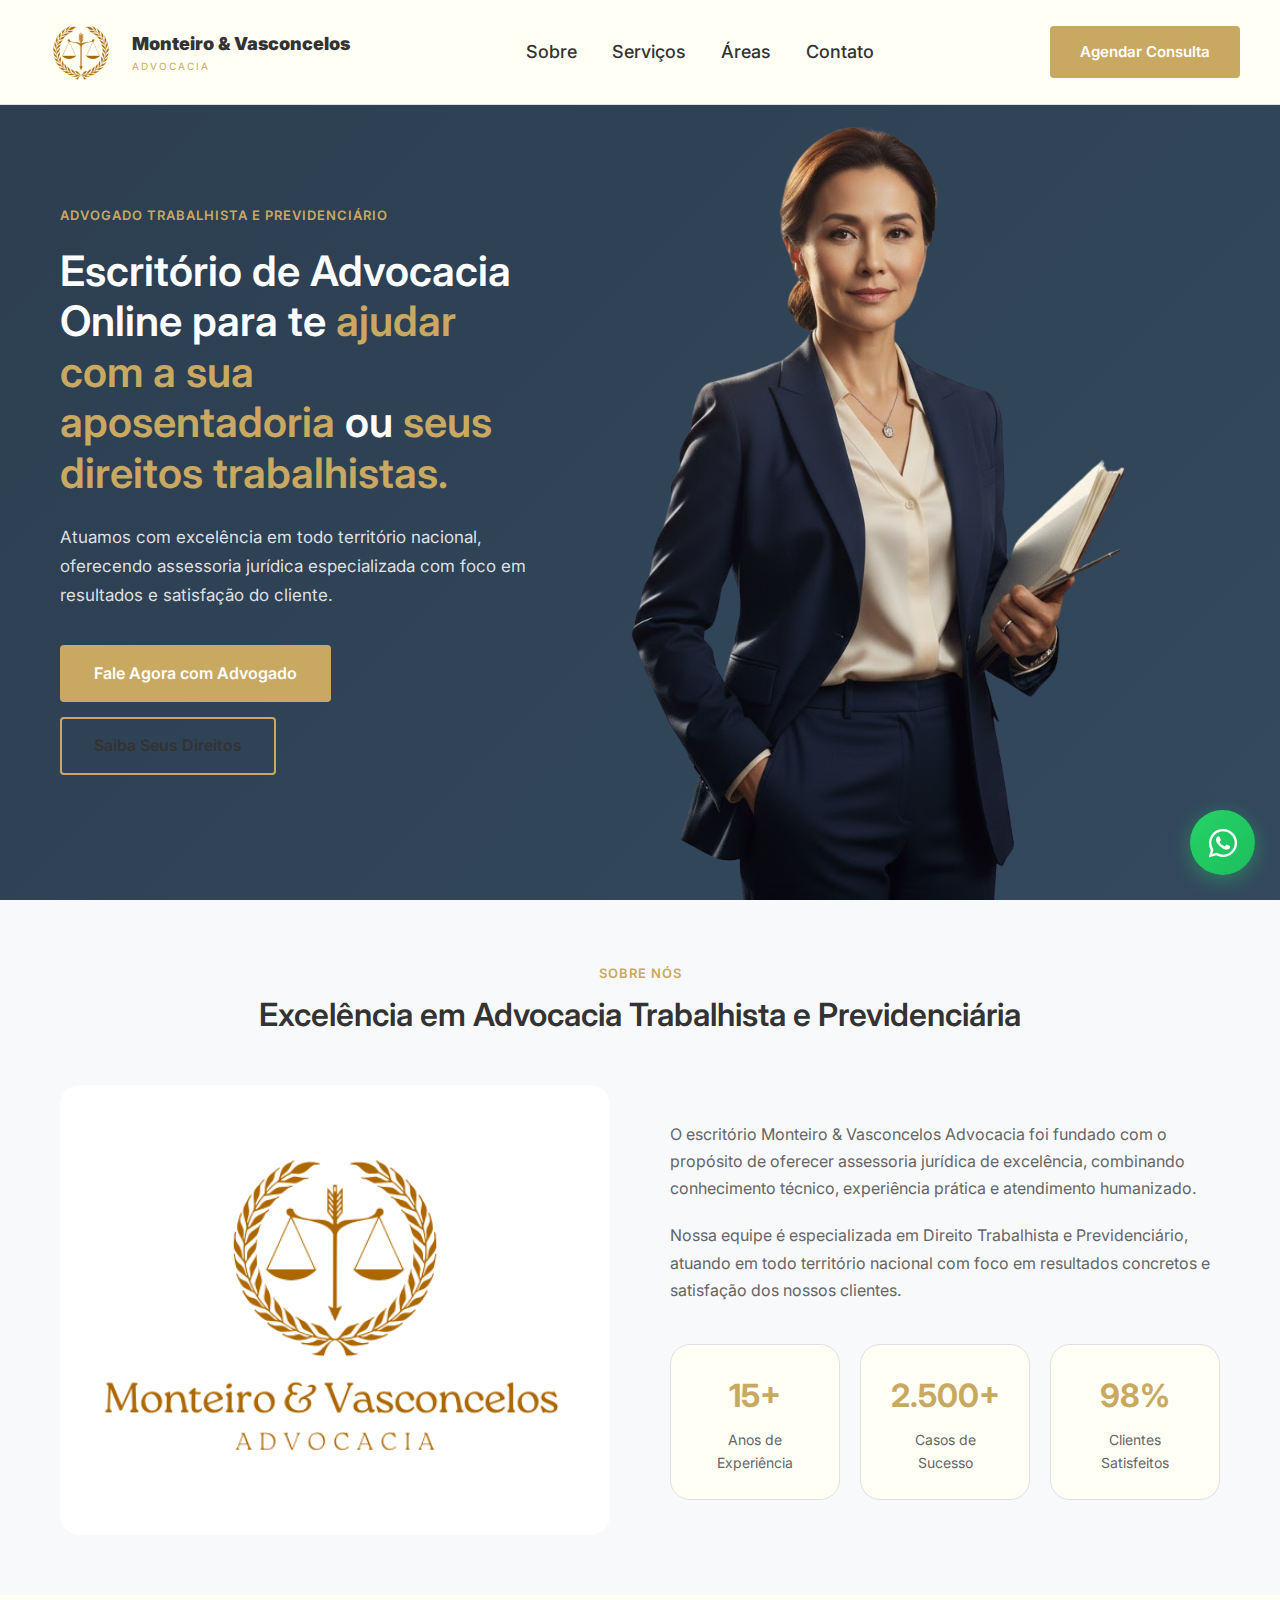
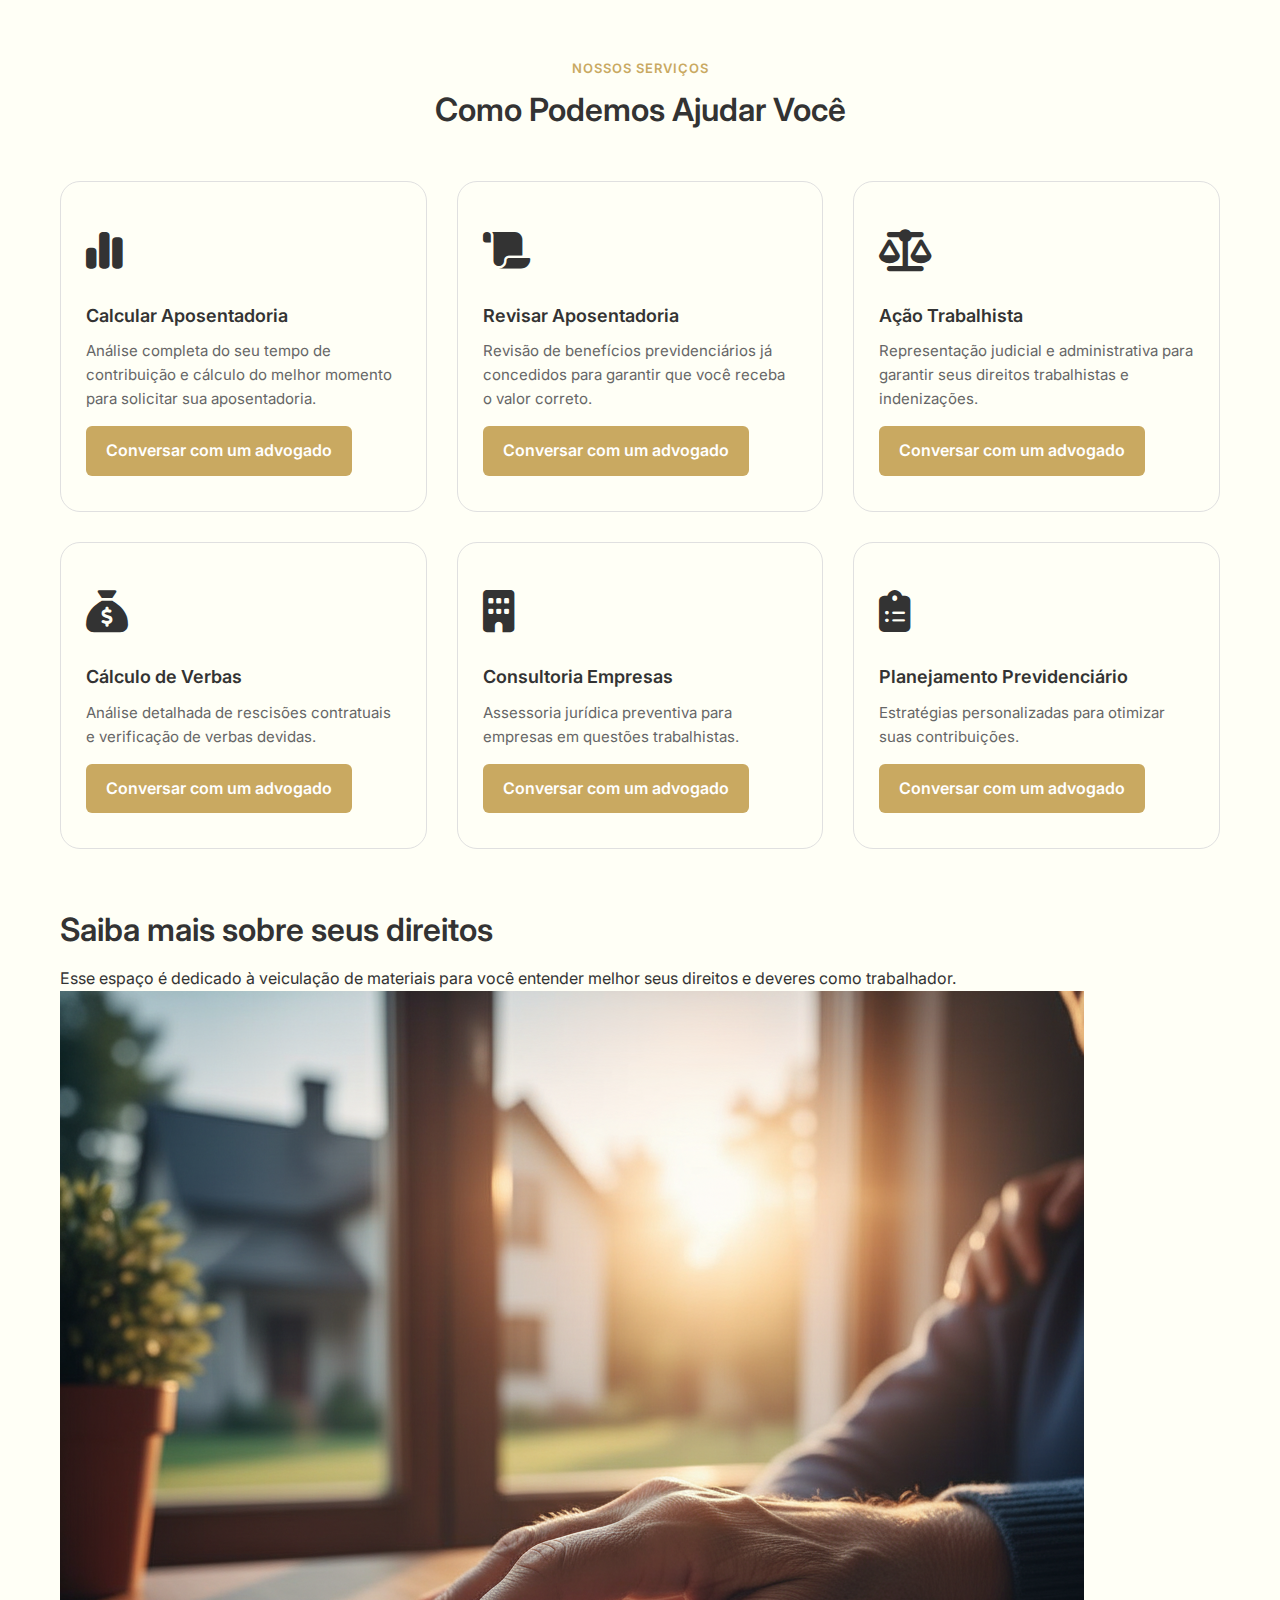
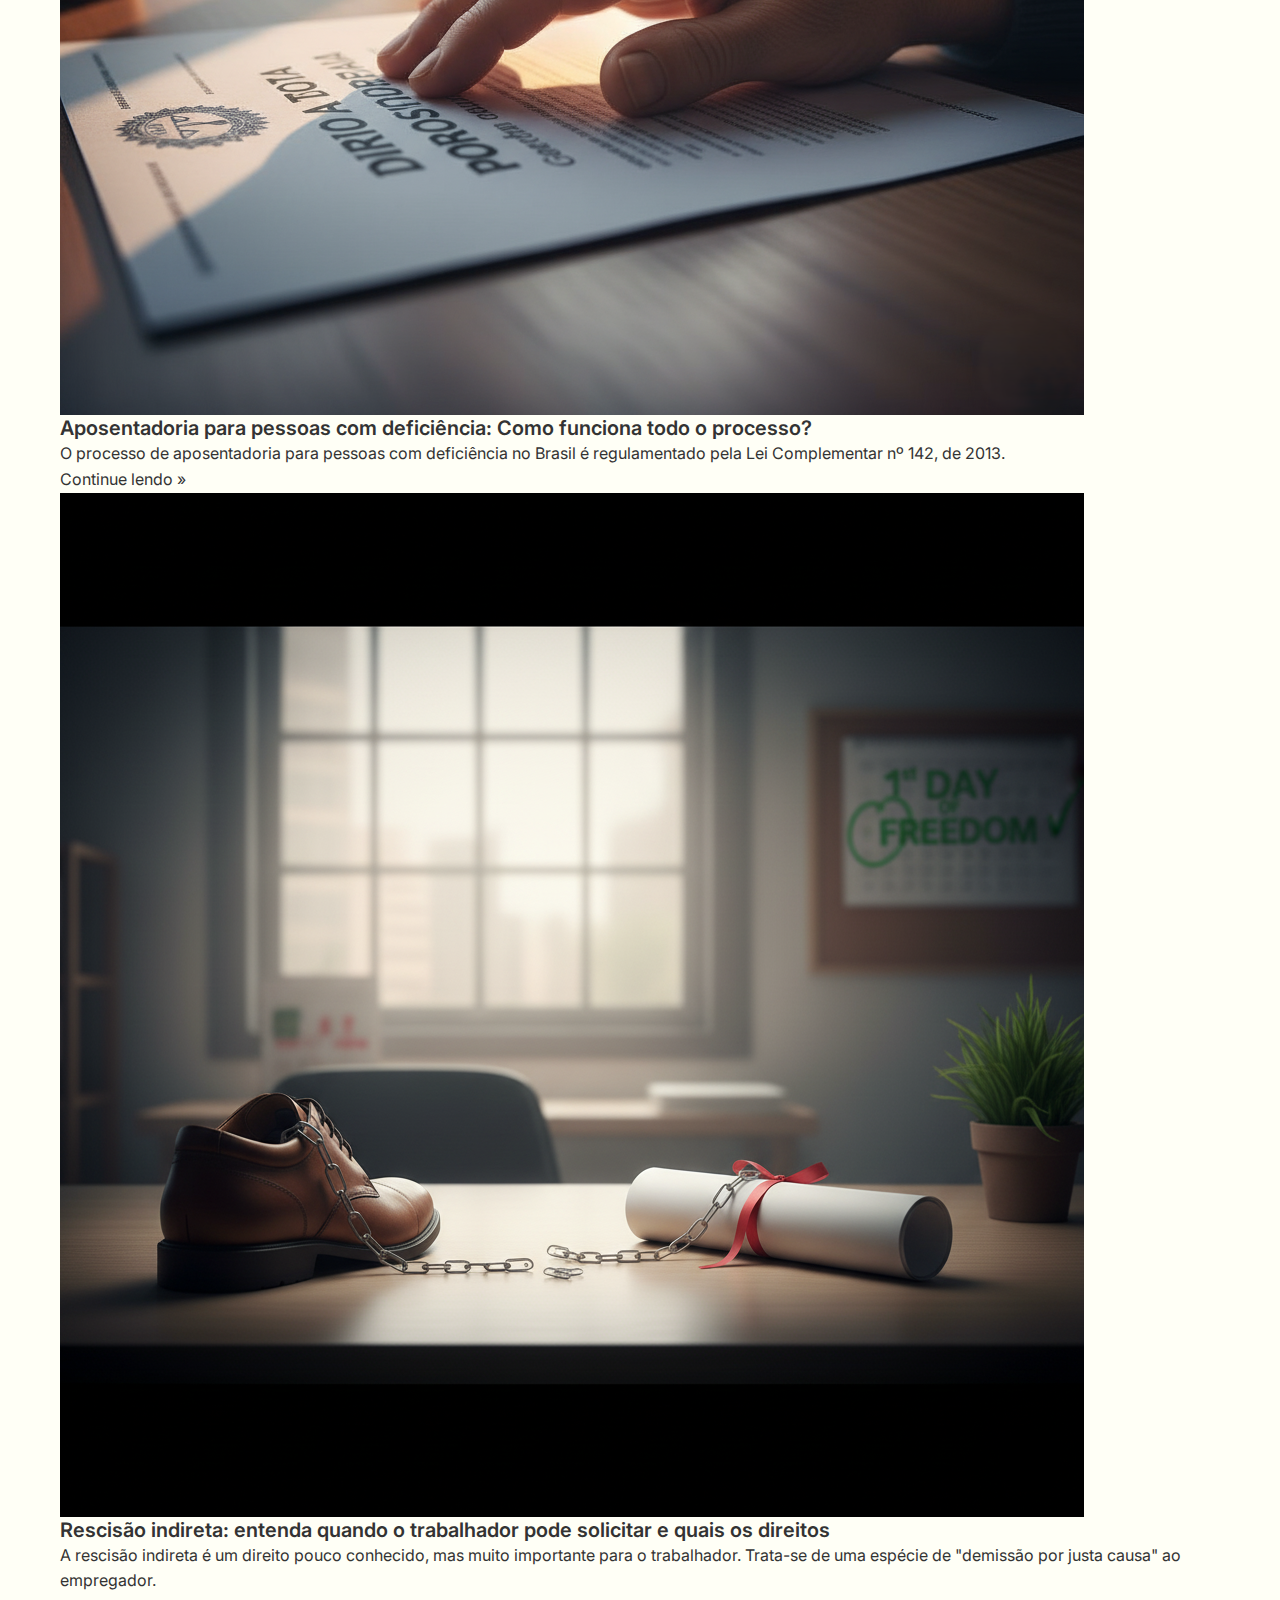
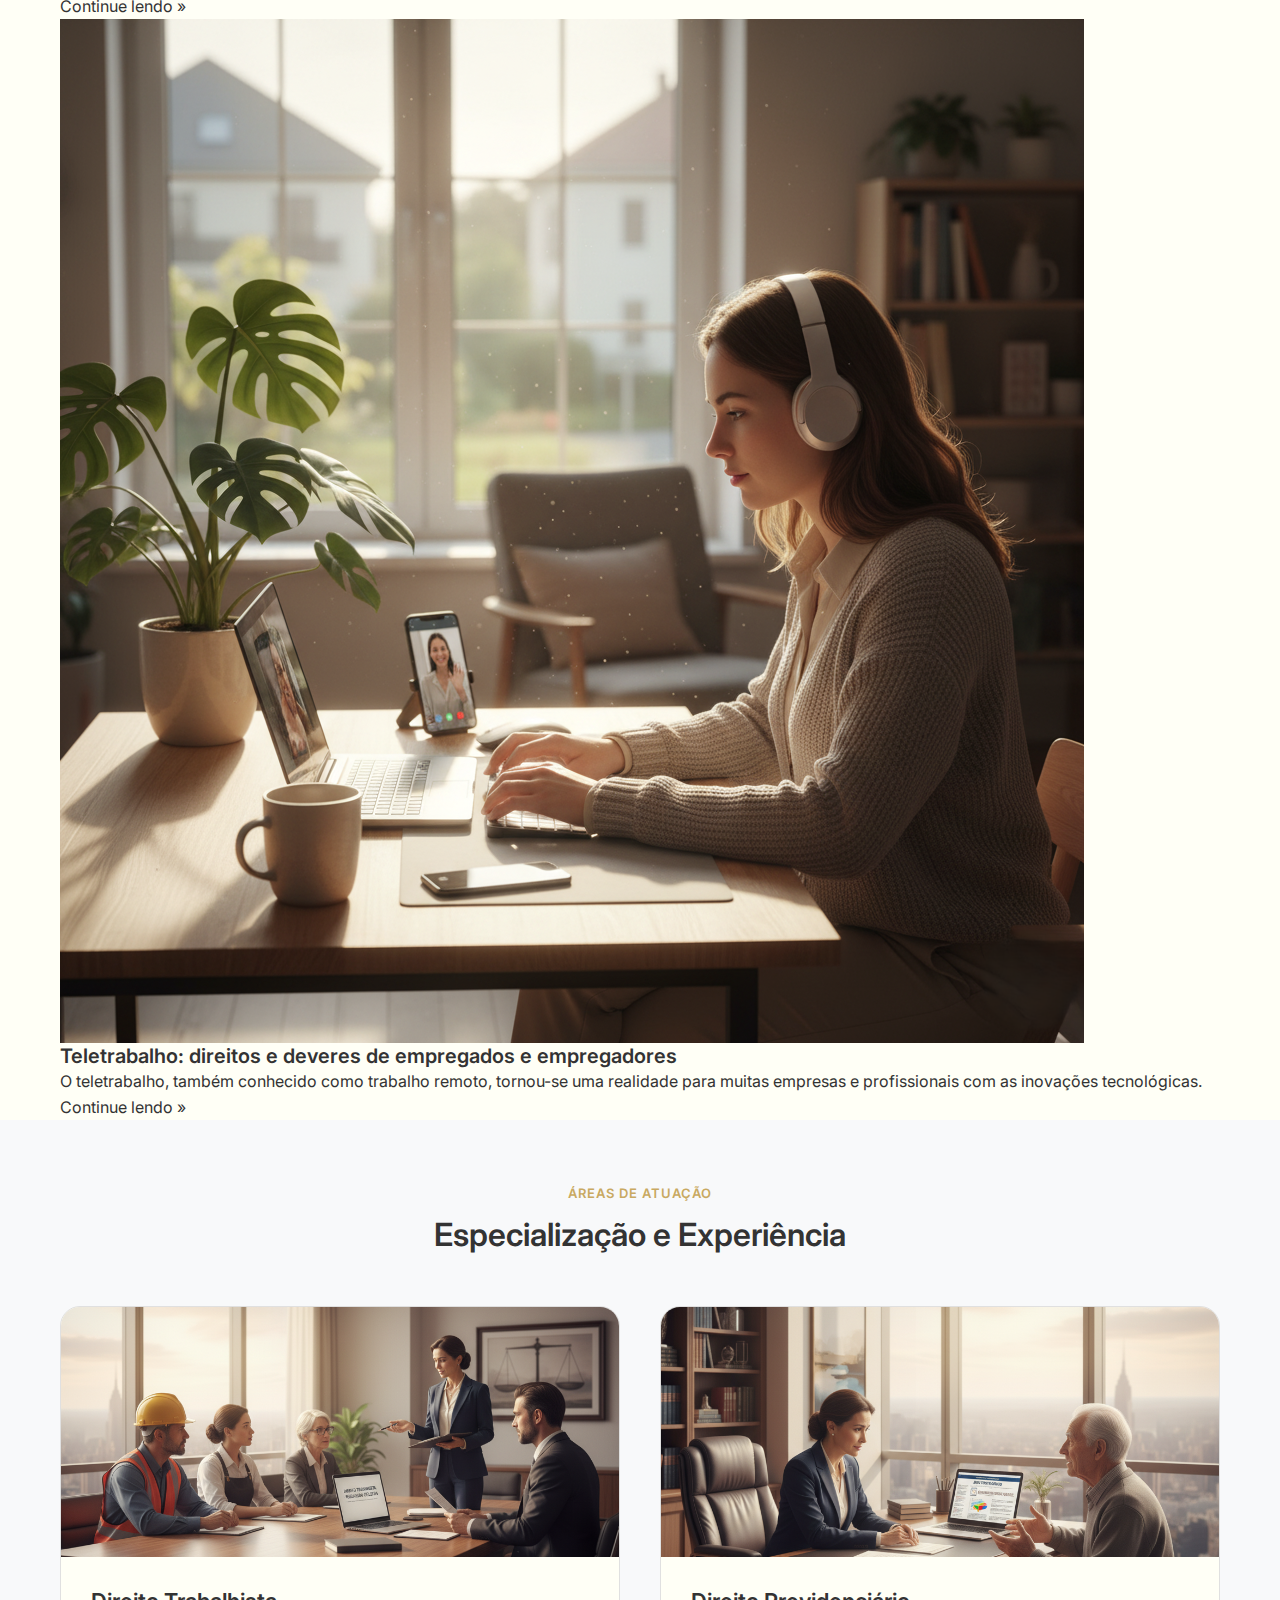
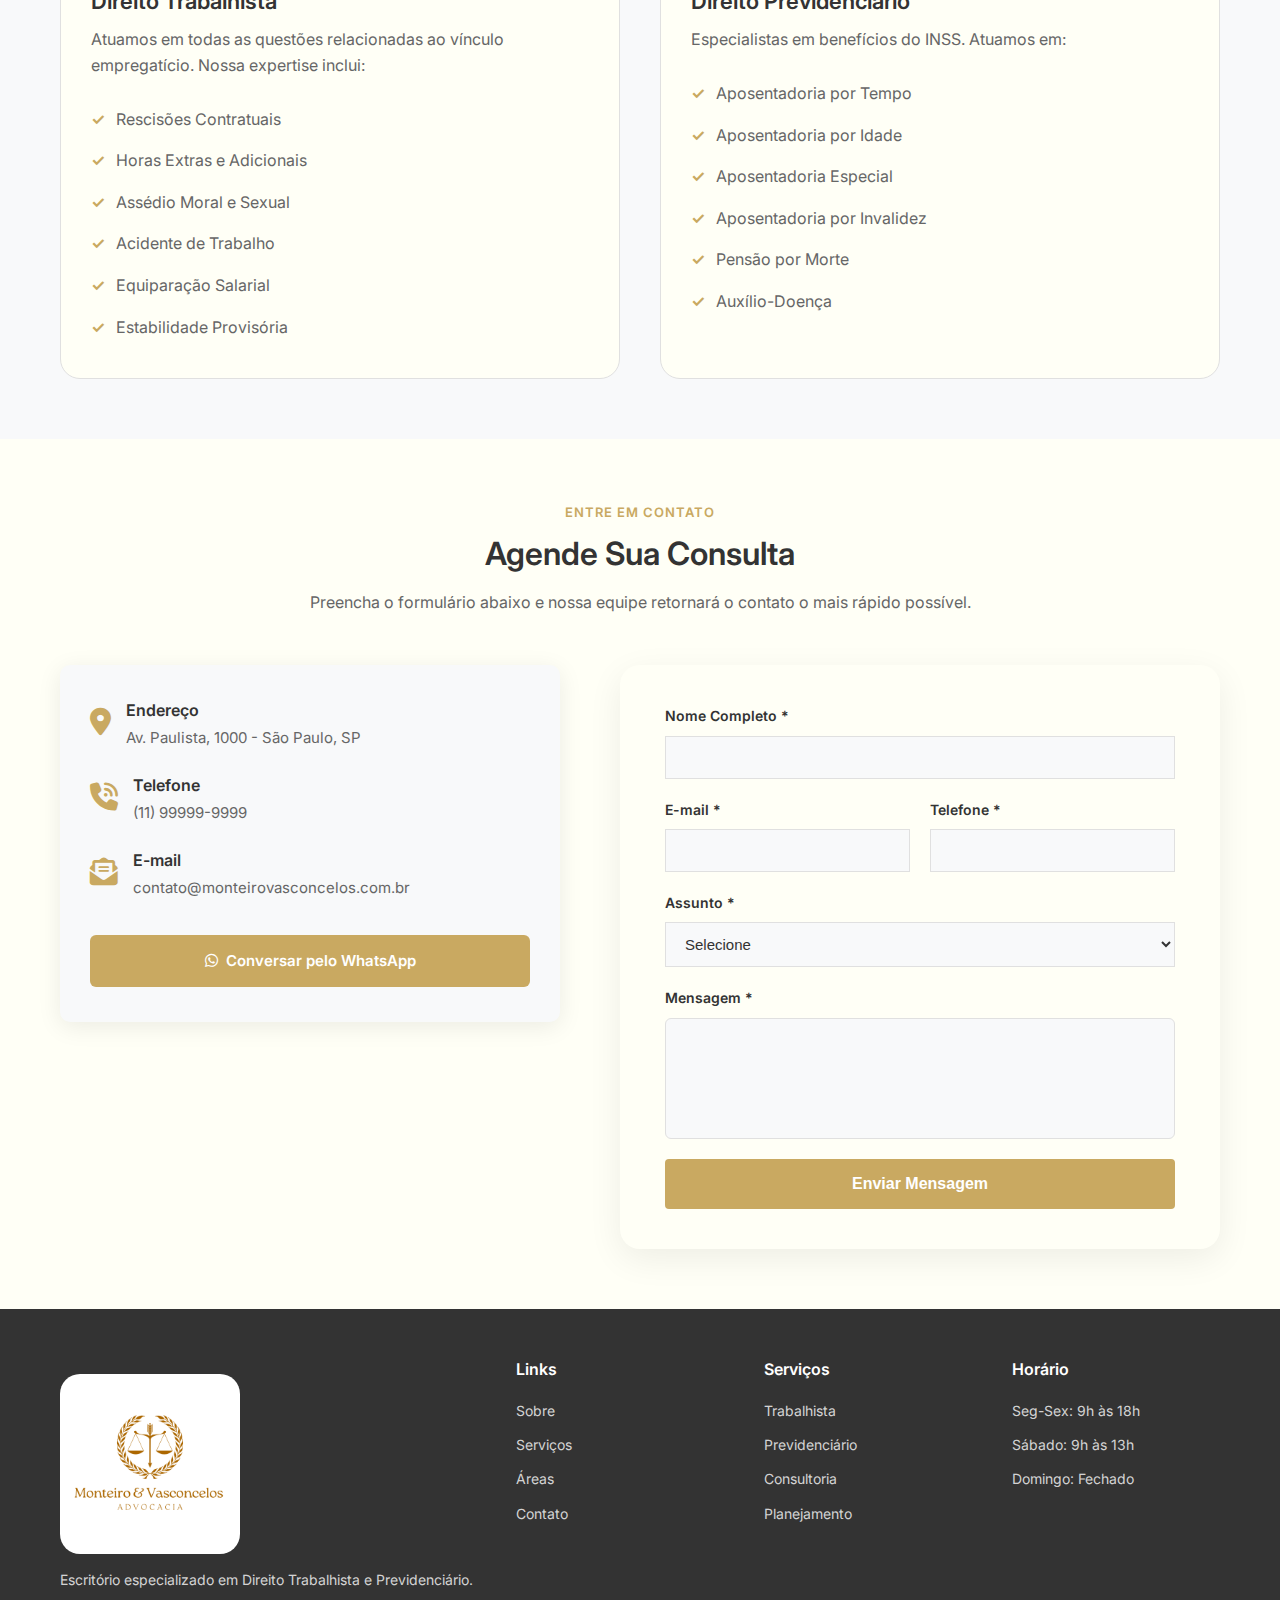
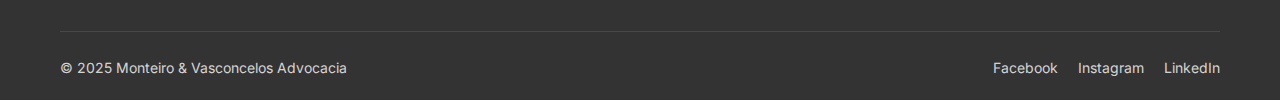
<file: index.html>
<!DOCTYPE html>
<html lang="pt-BR">
<head>
    <meta charset="UTF-8">
    <meta name="viewport" content="width=device-width, initial-scale=1.0">
    <meta name="description" content="Monteiro & Vasconcelos - Escritório de Advocacia especializado em Direito Trabalhista e Previdenciário">
    <title>Monteiro & Vasconcelos Advocacia</title>
    <link rel="stylesheet" href="styles.css">
    <link href="https://fonts.googleapis.com/css2?family=Inter:wght@400;500;600;700&display=swap" rel="stylesheet">
    <link rel="stylesheet" href="https://cdnjs.cloudflare.com/ajax/libs/font-awesome/6.5.0/css/all.min.css">
    <link rel="icon" href="imgs/balança icon sb.png" type="image/x-icon">
</head>
<body>

    <!-- HEADER FIXO -->
    <div id="header"></div>

    <!-- HERO - Seção principal com imagem grande do advogado -->
    <section class="hero" id="home">
        <div class="hero-container">

            <!-- Conteúdo textual à esquerda -->
            <div class="hero-content">
                <span class="hero-tag">Advogado Trabalhista e Previdenciário</span>
                <h1 class="hero-title">
                    Escritório de Advocacia Online para te 
                    <span class="text-highlight">ajudar com a sua aposentadoria</span> ou 
                    <span class="text-highlight">seus direitos trabalhistas.</span>
                </h1>
                <p class="hero-text">
                    Atuamos com excelência em todo território nacional, oferecendo assessoria jurídica especializada com foco em resultados e satisfação do cliente.
                </p>
                <div class="hero-btns">
                    <a href="#contato" class="btn-primary btn-lg">Fale Agora com Advogado</a>
                    <a href="index.html#servicos" class="btn-secondary btn-lg">Saiba Seus Direitos</a>
                </div>
            </div>

            <!-- Imagem do advogado à direita ocupando toda altura -->
            <div class="hero-image">
                <img src="imgs/advogada principal.png" alt="Advogada Monteiro & Vasconcelos">
            </div>
        </div>
    </section>

    <!-- SOBRE -->
    <section class="section section-alt" id="sobre">
        <div class="container">
            <div class="section-header">
                <span class="section-tag">Sobre Nós</span>
                <h2 class="section-title">Excelência em Advocacia Trabalhista e Previdenciária</h2>
            </div>
            
            <div class="content-grid">
                <div class="content-image">
                    <img src="imgs/M&V Advocacia.png" alt="Escritório Monteiro & Vasconcelos">
                </div>
                <div class="content-text">
                    <p>O escritório Monteiro & Vasconcelos Advocacia foi fundado com o propósito de oferecer assessoria jurídica de excelência, combinando conhecimento técnico, experiência prática e atendimento humanizado.</p>
                    <p>Nossa equipe é especializada em Direito Trabalhista e Previdenciário, atuando em todo território nacional com foco em resultados concretos e satisfação dos nossos clientes.</p>
                    
                    <!-- Estatísticas -->
                    <div class="stats">
                        <div class="stat-item">
                            <div class="stat-number">15+</div>
                            <div class="stat-label">Anos de Experiência</div>
                        </div>
                        <div class="stat-item">
                            <div class="stat-number">2.500+</div>
                            <div class="stat-label">Casos de Sucesso</div>
                        </div>
                        <div class="stat-item">
                            <div class="stat-number">98%</div>
                            <div class="stat-label">Clientes Satisfeitos</div>
                        </div>
                    </div>
                </div>
            </div>
        </div>
    </section>

    <!-- SERVIÇOS -->

    <section class="section" id="servicos">
    <div class="container">
        <div class="section-header">
        <span class="section-tag">Nossos Serviços</span>
        <h2 class="section-title">Como Podemos Ajudar Você</h2>
        </div>

        <div class="services-grid">
        <!-- Card de Serviço -->
        <div class="service-card">
            <div class="service-icon">
                <i class="fa-solid fa-chart-simple"></i>
            </div>
            <h3 class="service-title">Calcular Aposentadoria</h3>
            <p class="service-text">Análise completa do seu tempo de contribuição e cálculo do melhor momento para solicitar sua aposentadoria.</p>
            <a class="btn" href="https://wa.me/5511999999999" target="_blank" rel="noopener">
            <span class="btn-text">Conversar com um advogado</span>
            </a>
        </div>

        <div class="service-card">
            <div class="service-icon">
                <i class="fa-solid fa-scroll"></i>
            </div>
            <h3 class="service-title">Revisar Aposentadoria</h3>
            <p class="service-text">Revisão de benefícios previdenciários já concedidos para garantir que você receba o valor correto.</p>
            <a class="btn" href="https://wa.me/5511999999999" target="_blank" rel="noopener">
            <span class="btn-text">Conversar com um advogado</span>
            </a>
        </div>

        <div class="service-card">
            <div class="service-icon">
                <i class="fa-solid fa-scale-balanced"></i>
            </div>
            <h3 class="service-title">Ação Trabalhista</h3>
            <p class="service-text">Representação judicial e administrativa para garantir seus direitos trabalhistas e indenizações.</p>
            <a class="btn" href="https://wa.me/5511999999999" target="_blank" rel="noopener">
            <span class="btn-text">Conversar com um advogado</span>
            </a>
        </div>

      <div class="service-card">
        <div class="service-icon">
            <i class="fa-solid fa-sack-dollar"></i>
        </div>
        <h3 class="service-title">Cálculo de Verbas</h3>
        <p class="service-text">Análise detalhada de rescisões contratuais e verificação de verbas devidas.</p>
        <a class="btn" href="https://wa.me/5511999999999" target="_blank" rel="noopener">
          <span class="btn-text">Conversar com um advogado</span>
        </a>
      </div>

      <div class="service-card">
        <div class="service-icon">
            <i class="fa-solid fa-building"></i>
        </div>
        <h3 class="service-title">Consultoria Empresas</h3>
        <p class="service-text">Assessoria jurídica preventiva para empresas em questões trabalhistas.</p>
        <a class="btn" href="https://wa.me/5511999999999" target="_blank" rel="noopener">
          <span class="btn-text">Conversar com um advogado</span>
        </a>
      </div>

      <div class="service-card">
        <div class="service-icon">
            <i class="fa-solid fa-clipboard-list"></i>
        </div>
        <h3 class="service-title">Planejamento Previdenciário</h3>
        <p class="service-text">Estratégias personalizadas para otimizar suas contribuições.</p>
        <a class="btn" href="https://wa.me/5511999999999" target="_blank" rel="noopener">
          <span class="btn-text">Conversar com um advogado</span>
        </a>
      </div>
    </div>
  </div>
</section>

    <!-- DIREITOS -->
<section class="direitos" id="direitos">
    <div class="container">
        <h2 class="section-title">Saiba mais sobre seus direitos</h2>
        <p class="section-subtitle">
        Esse espaço é dedicado à veiculação de materiais para você entender melhor seus direitos
        e deveres como trabalhador.
        </p>

        <div class="cards-grid">
        <!-- Card 1 -->
        <div class="card-artigo">
            <img src="imgs/aposentadoria.png" alt="Aposentadoria para pessoas com deficiência">
            <div class="card-content">
            <h3>Aposentadoria para pessoas com deficiência: Como funciona todo o processo?</h3>
            <p>O processo de aposentadoria para pessoas com deficiência no Brasil é regulamentado pela Lei Complementar nº 142, de 2013.</p>
            <a href="artigo-aposentadoria.html" class="btn-link">Continue lendo »</a>
            </div>
        </div>

        <!-- Card 2 -->
        <div class="card-artigo">
            <img src="imgs/rescisão.png" alt="Rescisão indireta">
            <div class="card-content">
            <h3>Rescisão indireta: entenda quando o trabalhador pode solicitar e quais os direitos</h3>
            <p>A rescisão indireta é um direito pouco conhecido, mas muito importante para o trabalhador. Trata-se de uma espécie de "demissão por justa causa" ao empregador.</p>
            <a href="artigo-rescisao.html" class="btn-link">Continue lendo »</a>
            </div>
        </div>

        <!-- Card 3 -->
        <div class="card-artigo">
            <img src="imgs/teletrabalho.png" alt="Teletrabalho">
            <div class="card-content">
            <h3>Teletrabalho: direitos e deveres de empregados e empregadores</h3>
            <p>O teletrabalho, também conhecido como trabalho remoto, tornou-se uma realidade para muitas empresas e profissionais com as inovações tecnológicas.</p>
            <a href="artigo-teletrabalho.html" class="btn-link">Continue lendo »</a>
            </div>
        </div>
        </div>
    </div>
</section>


    <!-- ÁREAS DE ATUAÇÃO -->
    <section class="section section-alt" id="areas">
        <div class="container">
            <div class="section-header">
                <span class="section-tag">Áreas de Atuação</span>
                <h2 class="section-title">Especialização e Experiência</h2>
            </div>

            <div class="areas-grid">
                <!-- Direito Trabalhista -->
                <div class="area-card">
                    <div class="area-image">
                        <img src="imgs/direito trabalhista.png" alt="Direito Trabalhista">
                    </div>
                    <div class="area-content">
                        <h3 class="area-title">Direito Trabalhista</h3>
                        <p class="area-text">Atuamos em todas as questões relacionadas ao vínculo empregatício. Nossa expertise inclui:</p>
                        <ul class="area-list">
                            <li>Rescisões Contratuais</li>
                            <li>Horas Extras e Adicionais</li>
                            <li>Assédio Moral e Sexual</li>
                            <li>Acidente de Trabalho</li>
                            <li>Equiparação Salarial</li>
                            <li>Estabilidade Provisória</li>
                        </ul>
                    </div>
                </div>

                <!-- Direito Previdenciário -->
                <div class="area-card">
                    <div class="area-image">
                        <img src="imgs/direito previdenciario.png" alt="Direito Previdenciário">
                    </div>
                    <div class="area-content">
                        <h3 class="area-title">Direito Previdenciário</h3>
                        <p class="area-text">Especialistas em benefícios do INSS. Atuamos em:</p>
                        <ul class="area-list">
                            <li>Aposentadoria por Tempo</li>
                            <li>Aposentadoria por Idade</li>
                            <li>Aposentadoria Especial</li>
                            <li>Aposentadoria por Invalidez</li>
                            <li>Pensão por Morte</li>
                            <li>Auxílio-Doença</li>
                        </ul>
                    </div>
                </div>
            </div>
        </div>
    </section>

    <!-- CONTATO -->
        <section class="section" id="contato">
        <div class="container">
            <div class="section-header">
            <span class="section-tag">Entre em Contato</span>
            <h2 class="section-title">Agende Sua Consulta</h2>
            <p>Preencha o formulário abaixo e nossa equipe retornará o contato o mais rápido possível.</p>
            </div>

            <div class="contact-wrapper">
                
            <!-- Informações de Contato -->
            <div class="contact-info">
                <div class="info-item">
                <div class="info-icon">
                    <i class="fa-solid fa-location-dot"></i>
                </div>
                <div class="info-content">
                    <h4 class="info-title">Endereço</h4>
                    <p class="info-text">Av. Paulista, 1000 - São Paulo, SP</p>
                </div>
                </div>

                <div class="info-item">
                <div class="info-icon">
                    <i class="fa-solid fa-phone-volume"></i>
                </div>
                <div class="info-content">
                    <h4 class="info-title">Telefone</h4>
                    <p class="info-text">(11) 99999-9999</p>
                </div>
                </div>

                <div class="info-item">
                <div class="info-icon">
                    <i class="fa-solid fa-envelope-open-text"></i>
                </div>
                <div class="info-content">
                    <h4 class="info-title">E-mail</h4>
                    <p class="info-text">contato@monteirovasconcelos.com.br</p>
                </div>
                </div>

                <a href="https://wa.me/5511999999999I" target="_blank" rel="noopener" class="btn-whatsapp">
                <i class="fab fa-whatsapp"></i> Conversar pelo WhatsApp
                </a>
            </div>

            <!-- Formulário -->
            <div class="contact-form-wrapper">
    <form class="contact-form" id="contactForm">
        
        <div class="form-row">
        <div class="form-group">
            <label for="nome">Nome Completo *</label>
            <input type="text" id="nome" name="nome" required>
        </div>
        </div>

        <div class="form-row">
        <div class="form-group">
            <label for="email">E-mail *</label>
            <input type="email" id="email" name="email" required>
        </div>

        <div class="form-group">
            <label for="telefone">Telefone *</label>
            <input type="tel" id="telefone" name="telefone" required>
        </div>
        </div>

        <div class="form-row">
        <div class="form-group">
            <label for="assunto">Assunto *</label>
            <select id="assunto" name="assunto" required>
            <option value="">Selecione</option>
            <option value="trabalhista">Direito Trabalhista</option>
            <option value="previdenciario">Direito Previdenciário</option>
            <option value="consultoria">Consultoria</option>
            <option value="outro">Outro</option>
            </select>
        </div>
        </div>

        <div class="form-row">
        <div class="form-group">
            <label for="mensagem">Mensagem *</label>
            <textarea id="mensagem" name="mensagem" rows="5" required></textarea>
        </div>
        </div>

        <button type="submit" class="btn-primary btn-lg btn-block">Enviar Mensagem</button>
        
    </form>
    </div>
    </section>

    <!-- FOOTER -->
     <div id="footer"></div>

    <script src="include.js"></script>
    <script src="script.js"></script>
</body>
</html>
</file>
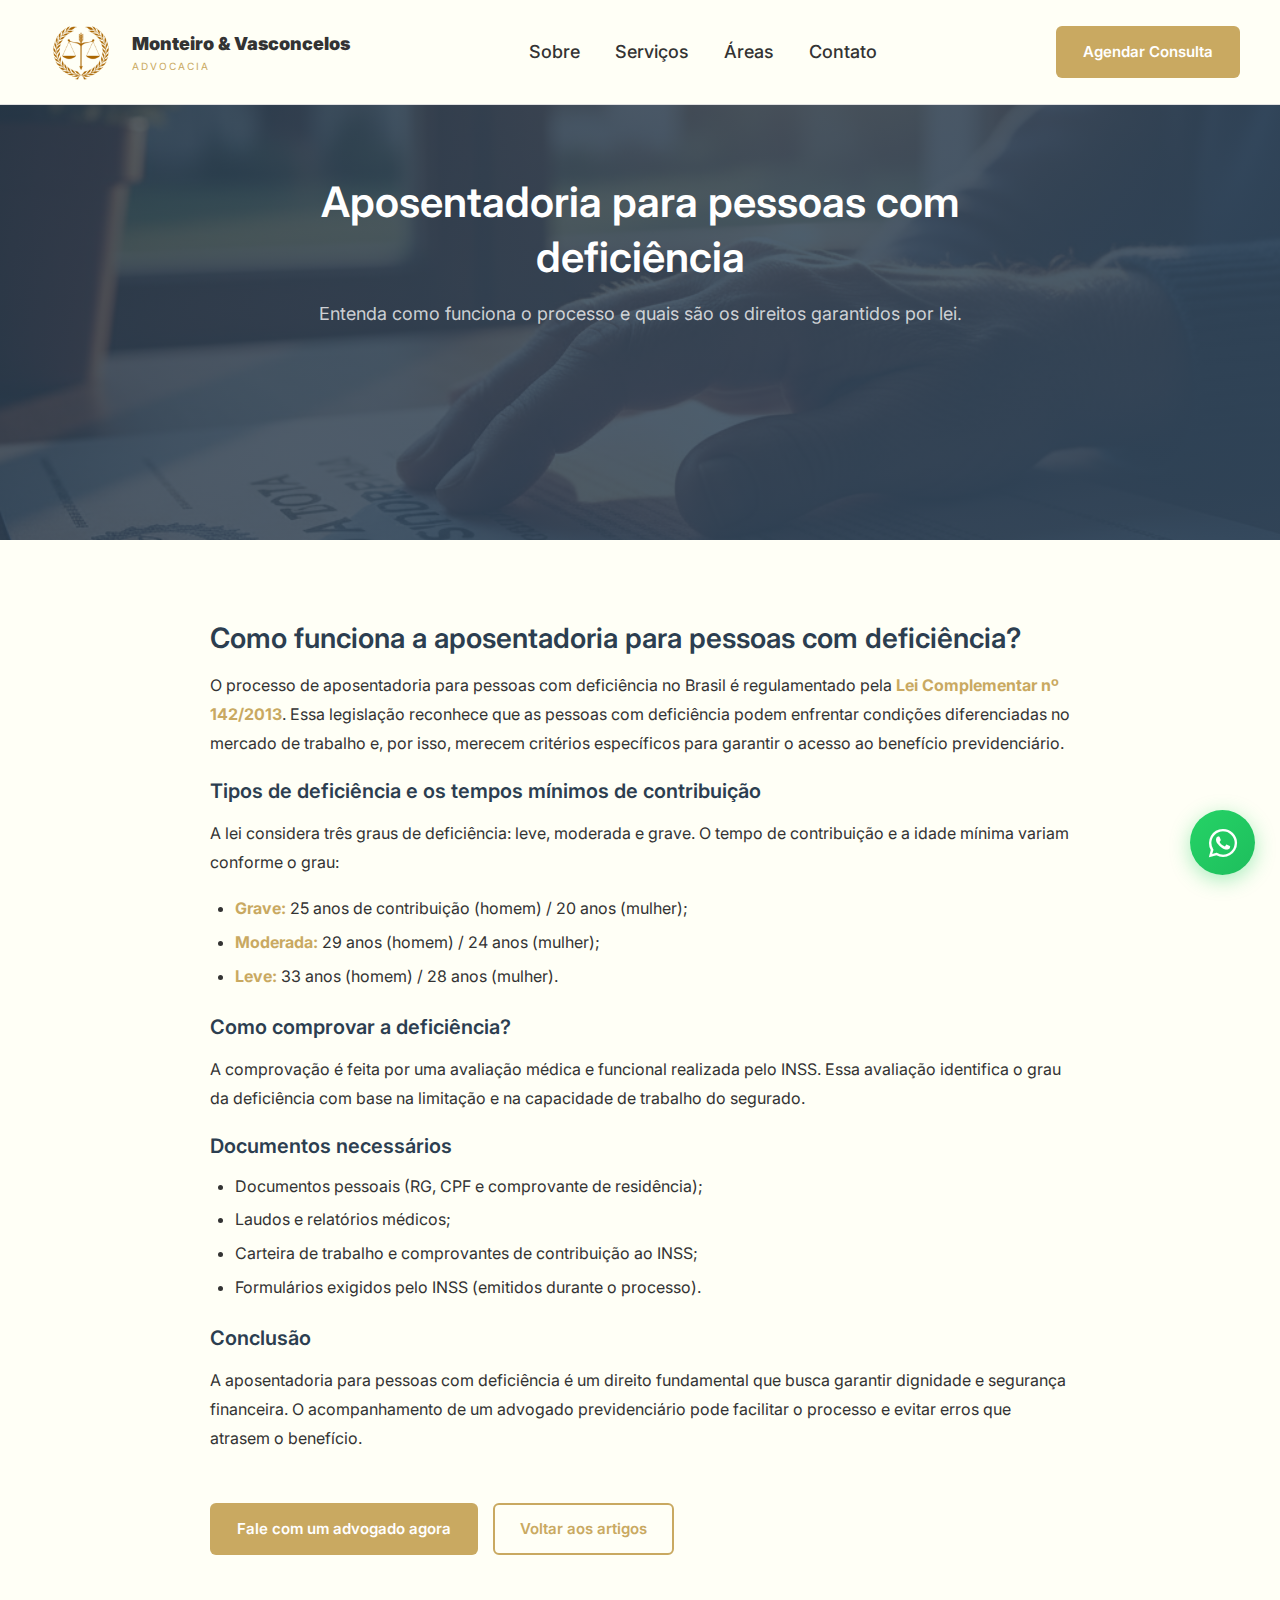
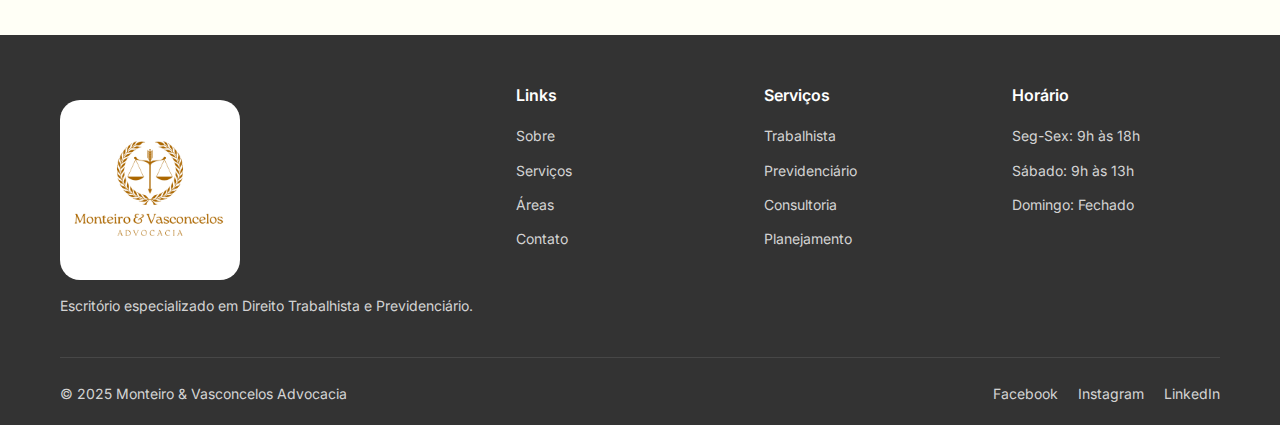
<file: artigo-aposentadoria.html>
<!DOCTYPE html>
<html lang="pt-BR">
<head>
    <meta charset="UTF-8">
    <meta name="viewport" content="width=device-width, initial-scale=1.0">
    <meta name="description" content="Monteiro & Vasconcelos - Escritório de Advocacia especializado em Direito Trabalhista e Previdenciário">
    <title>Monteiro & Vasconcelos Advocacia</title>
    <link rel="stylesheet" href="styles.css">
    <link rel="stylesheet" href="artigo.css">
    <link href="https://fonts.googleapis.com/css2?family=Inter:wght@400;500;600;700&display=swap" rel="stylesheet">
    <link rel="stylesheet" href="https://cdnjs.cloudflare.com/ajax/libs/font-awesome/6.5.0/css/all.min.css">
    <link rel="icon" href="imgs/balança icon sb.png" type="image/x-icon">
</head>

<body>

   <!-- HEADER FIXO -->
    <div id="header"></div>

  <!-- HERO DO ARTIGO -->
  <section class="artigo-hero">
    <div class="overlay"></div>
    <div class="hero-text">
      <h1>Aposentadoria para pessoas com deficiência</h1>
      <p>Entenda como funciona o processo e quais são os direitos garantidos por lei.</p>
    </div>
  </section>

  <!-- CONTEÚDO PRINCIPAL -->
  <main class="artigo-container">
    <article class="artigo">
      <h2>Como funciona a aposentadoria para pessoas com deficiência?</h2>
      <p>
        O processo de aposentadoria para pessoas com deficiência no Brasil é regulamentado pela 
        <strong>Lei Complementar nº 142/2013</strong>. Essa legislação reconhece que as pessoas 
        com deficiência podem enfrentar condições diferenciadas no mercado de trabalho e, por isso, 
        merecem critérios específicos para garantir o acesso ao benefício previdenciário.
      </p>

      <h3>Tipos de deficiência e os tempos mínimos de contribuição</h3>
      <p>
        A lei considera três graus de deficiência: leve, moderada e grave. O tempo de contribuição 
        e a idade mínima variam conforme o grau:
      </p>
      <ul>
        <li><strong>Grave:</strong> 25 anos de contribuição (homem) / 20 anos (mulher);</li>
        <li><strong>Moderada:</strong> 29 anos (homem) / 24 anos (mulher);</li>
        <li><strong>Leve:</strong> 33 anos (homem) / 28 anos (mulher).</li>
      </ul>

      <h3>Como comprovar a deficiência?</h3>
      <p>
        A comprovação é feita por uma avaliação médica e funcional realizada pelo INSS. Essa avaliação 
        identifica o grau da deficiência com base na limitação e na capacidade de trabalho do segurado.
      </p>

      <h3>Documentos necessários</h3>
      <ul>
        <li>Documentos pessoais (RG, CPF e comprovante de residência);</li>
        <li>Laudos e relatórios médicos;</li>
        <li>Carteira de trabalho e comprovantes de contribuição ao INSS;</li>
        <li>Formulários exigidos pelo INSS (emitidos durante o processo).</li>
      </ul>

      <h3>Conclusão</h3>
      <p>
        A aposentadoria para pessoas com deficiência é um direito fundamental que busca garantir 
        dignidade e segurança financeira. O acompanhamento de um advogado previdenciário pode 
        facilitar o processo e evitar erros que atrasem o benefício.
      </p>

      <div class="artigo-cta">
        <a href="index.html#contato" class="btn-primary">Fale com um advogado agora</a>
        <a href="index.html#direitos" class="btn-secondary">Voltar aos artigos</a>
      </div>
    </article>
  </main>

  <!-- FOOTER -->
   <div id="footer"></div>

</body>
</html>

<script src="include.js"></script>
<script src="artigo.js"></script>
</file>
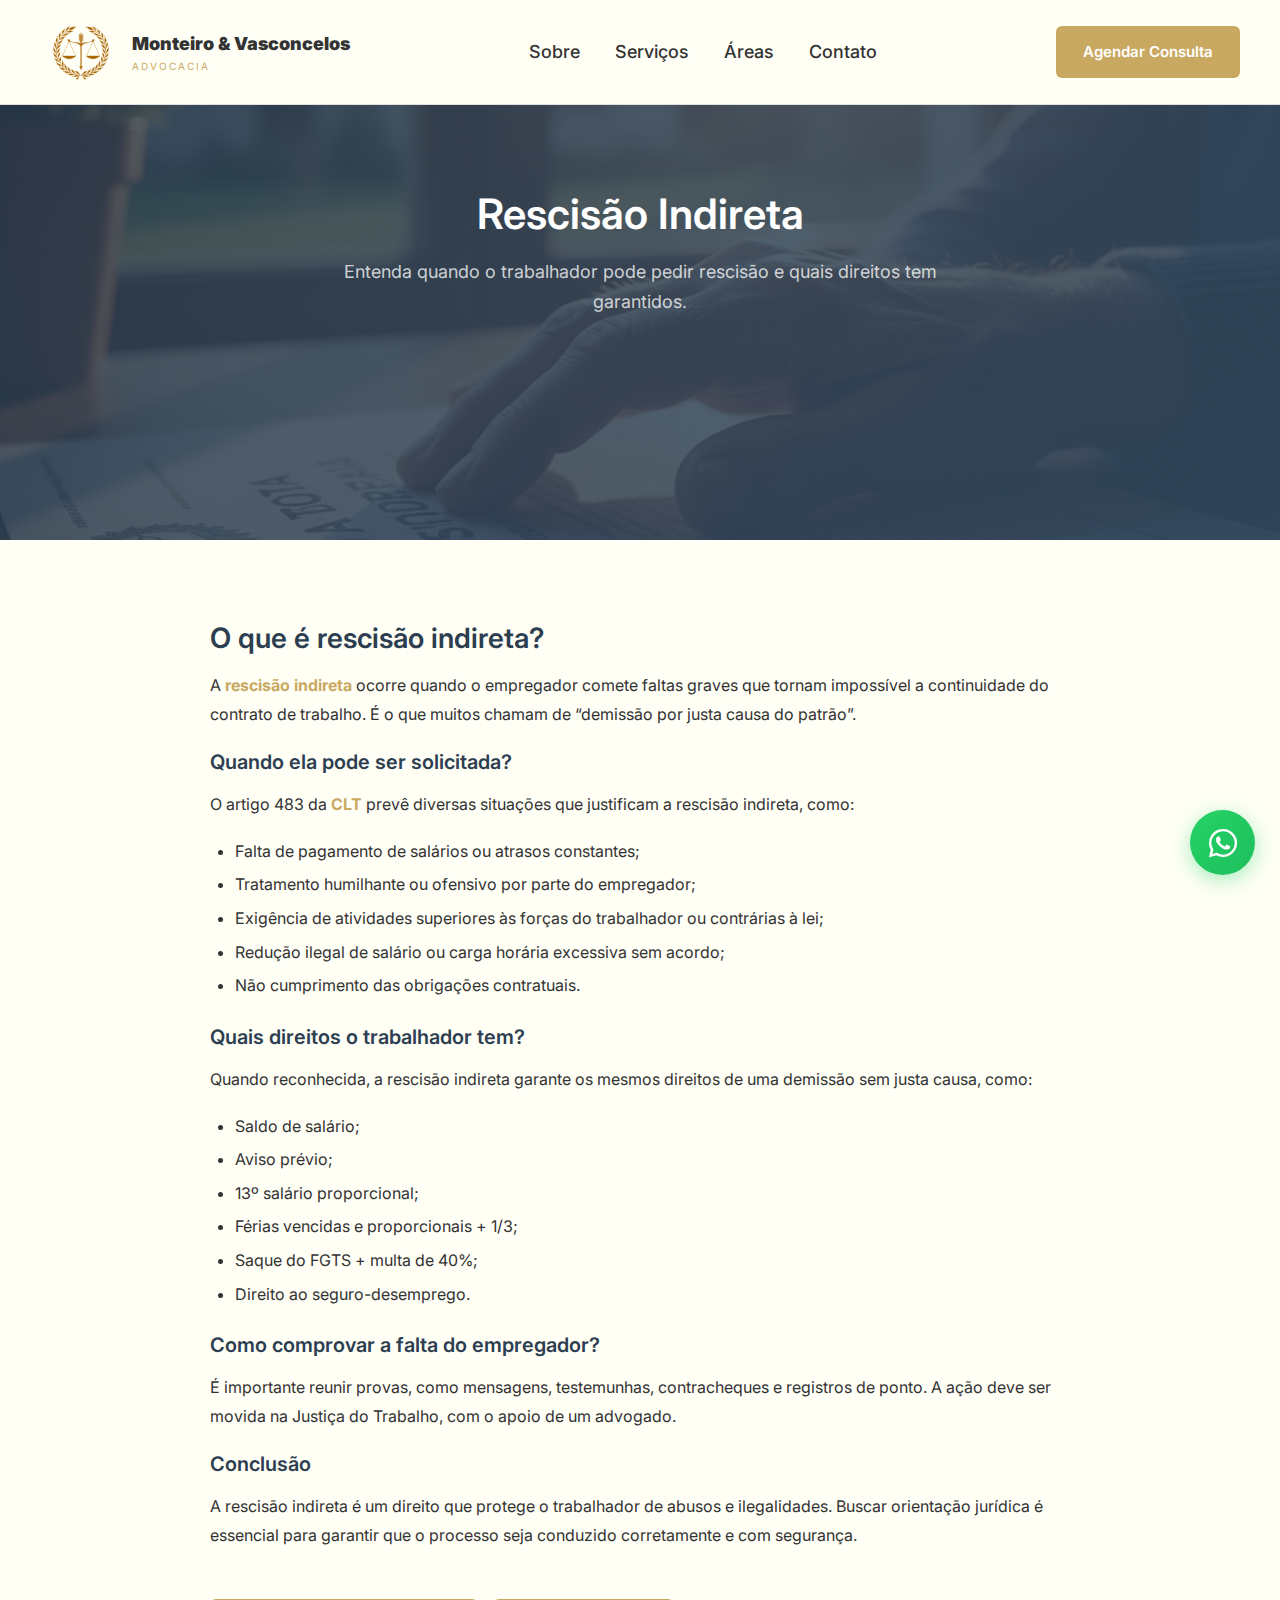
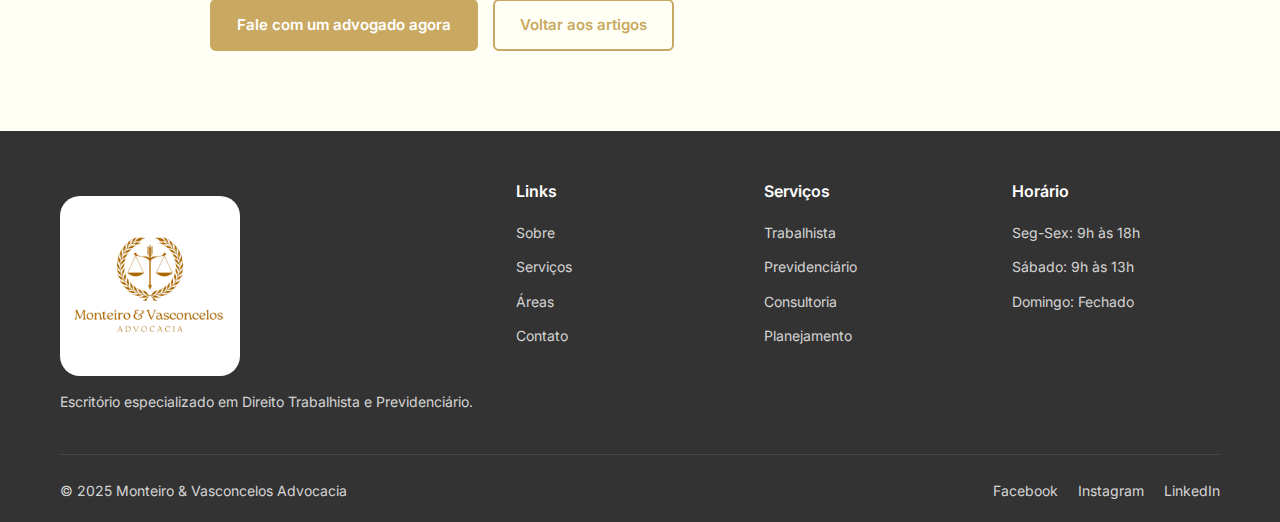
<file: artigo-rescisao.html>
<!DOCTYPE html>
<html lang="pt-BR">
<head>
  <meta charset="UTF-8">
  <meta name="viewport" content="width=device-width, initial-scale=1.0">
  <meta name="description" content="Rescisão indireta: entenda quando o trabalhador pode solicitar e quais os direitos">
  <title>Rescisão Indireta | Monteiro & Vasconcelos Advocacia</title>
  <link rel="stylesheet" href="styles.css">
  <link rel="stylesheet" href="artigo.css">
  <link href="https://fonts.googleapis.com/css2?family=Inter:wght@400;500;600;700&display=swap" rel="stylesheet">
  <link rel="stylesheet" href="https://cdnjs.cloudflare.com/ajax/libs/font-awesome/6.5.0/css/all.min.css">
  <link rel="icon" href="imgs/balança icon sb.png" type="image/x-icon">
</head>

<body>
  <div id="header"></div>

  <!-- HERO -->
  <section class="artigo-hero rescisao">
    <div class="overlay"></div>
    <div class="hero-text">
      <h1>Rescisão Indireta</h1>
      <p>Entenda quando o trabalhador pode pedir rescisão e quais direitos tem garantidos.</p>
    </div>
  </section>

  <!-- CONTEÚDO -->
  <main class="artigo-container">
    <article class="artigo">
      <h2>O que é rescisão indireta?</h2>
      <p>
        A <strong>rescisão indireta</strong> ocorre quando o empregador comete faltas graves que tornam impossível a continuidade do contrato de trabalho. É o que muitos chamam de “demissão por justa causa do patrão”.
      </p>

      <h3>Quando ela pode ser solicitada?</h3>
      <p>
        O artigo 483 da <strong>CLT</strong> prevê diversas situações que justificam a rescisão indireta, como:
      </p>
      <ul>
        <li>Falta de pagamento de salários ou atrasos constantes;</li>
        <li>Tratamento humilhante ou ofensivo por parte do empregador;</li>
        <li>Exigência de atividades superiores às forças do trabalhador ou contrárias à lei;</li>
        <li>Redução ilegal de salário ou carga horária excessiva sem acordo;</li>
        <li>Não cumprimento das obrigações contratuais.</li>
      </ul>

      <h3>Quais direitos o trabalhador tem?</h3>
      <p>
        Quando reconhecida, a rescisão indireta garante os mesmos direitos de uma demissão sem justa causa, como:
      </p>
      <ul>
        <li>Saldo de salário;</li>
        <li>Aviso prévio;</li>
        <li>13º salário proporcional;</li>
        <li>Férias vencidas e proporcionais + 1/3;</li>
        <li>Saque do FGTS + multa de 40%;</li>
        <li>Direito ao seguro-desemprego.</li>
      </ul>

      <h3>Como comprovar a falta do empregador?</h3>
      <p>
        É importante reunir provas, como mensagens, testemunhas, contracheques e registros de ponto. A ação deve ser movida na Justiça do Trabalho, com o apoio de um advogado.
      </p>

      <h3>Conclusão</h3>
      <p>
        A rescisão indireta é um direito que protege o trabalhador de abusos e ilegalidades. Buscar orientação jurídica é essencial para garantir que o processo seja conduzido corretamente e com segurança.
      </p>

      <div class="artigo-cta">
        <a href="index.html#contato" class="btn-primary">Fale com um advogado agora</a>
        <a href="index.html#direitos" class="btn-secondary">Voltar aos artigos</a>
      </div>
    </article>
  </main>

  <div id="footer"></div>
</body>
</html>

<script src="include.js"></script>
<script src="artigo.js"></script>
</file>
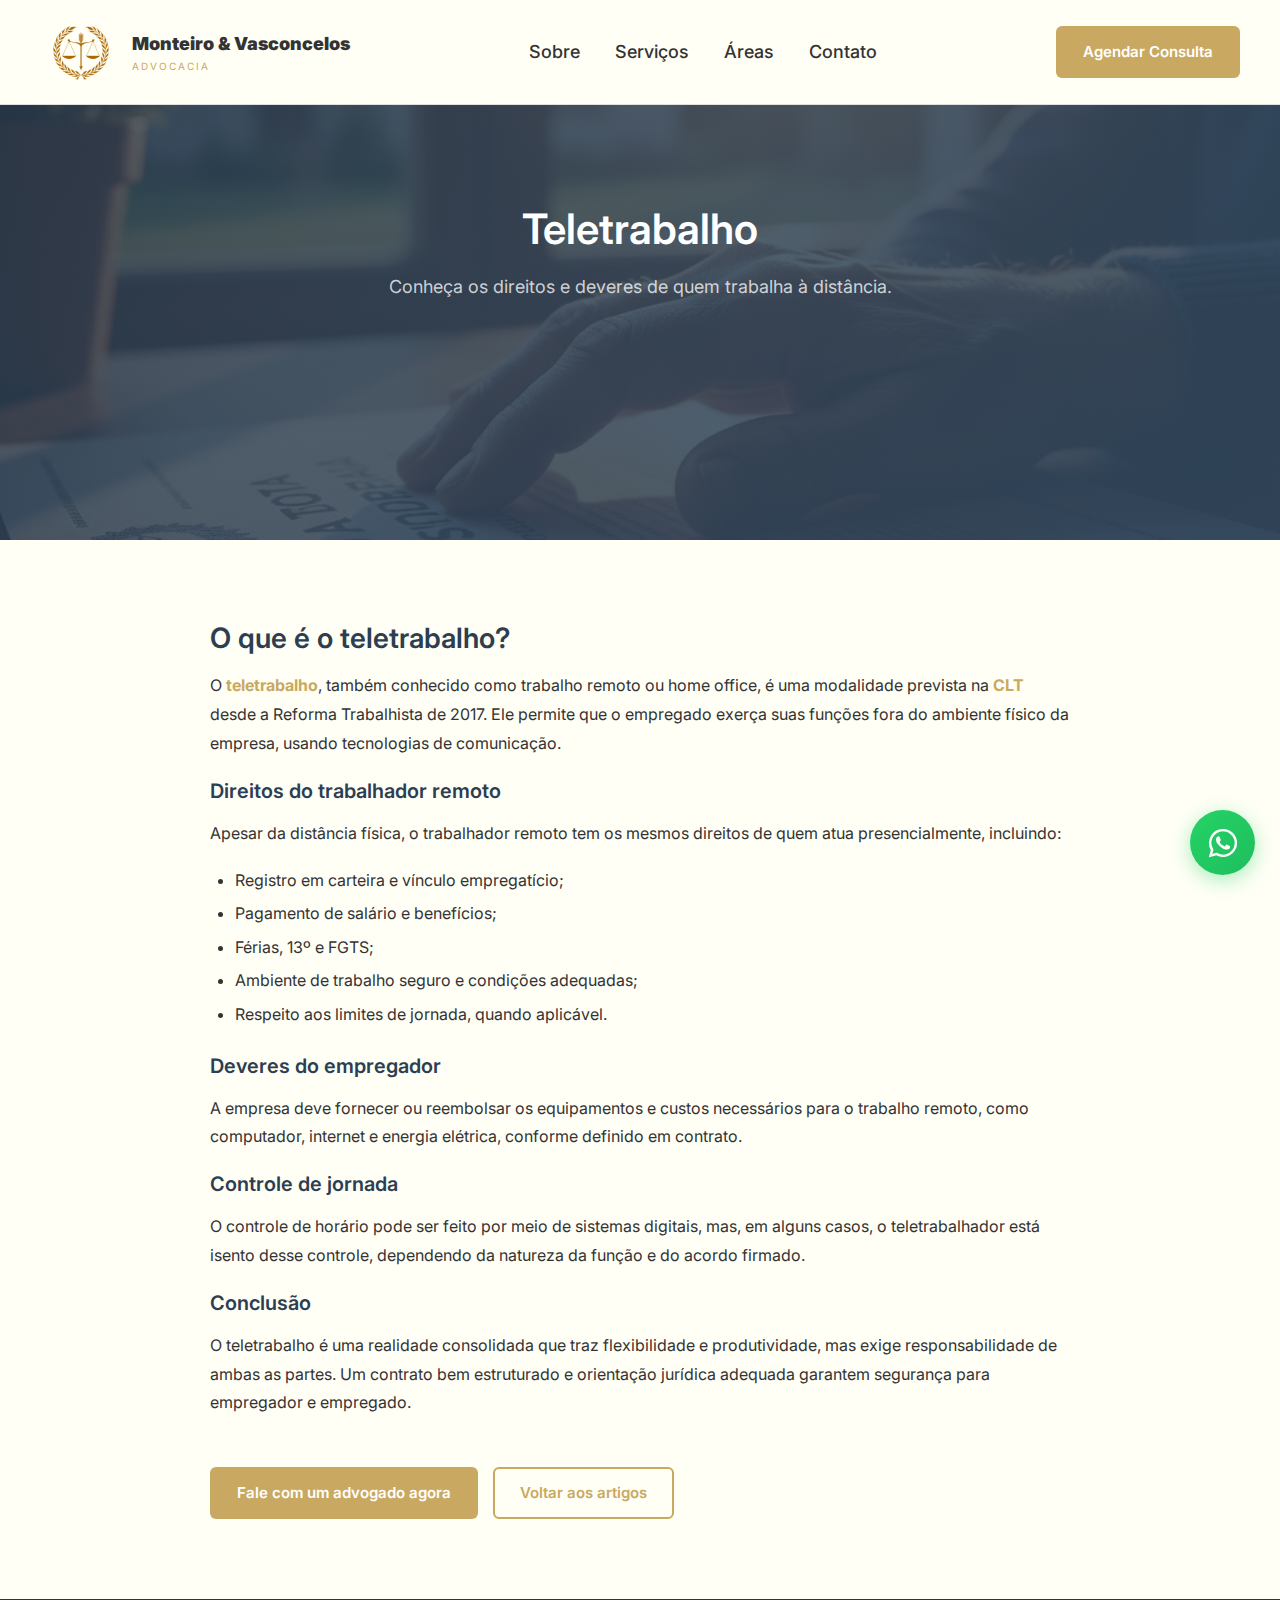
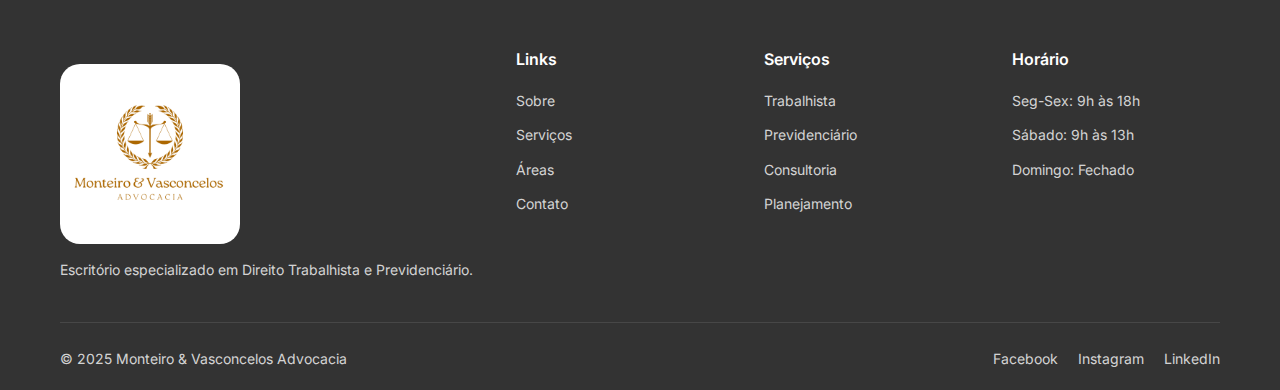
<file: artigo-teletrabalho.html>
<!DOCTYPE html>
<html lang="pt-BR">
<head>
  <meta charset="UTF-8">
  <meta name="viewport" content="width=device-width, initial-scale=1.0">
  <meta name="description" content="Teletrabalho: direitos e deveres de empregados e empregadores">
  <title>Teletrabalho | Monteiro & Vasconcelos Advocacia</title>
  <link rel="stylesheet" href="styles.css">
  <link rel="stylesheet" href="artigo.css">
  <link href="https://fonts.googleapis.com/css2?family=Inter:wght@400;500;600;700&display=swap" rel="stylesheet">
  <link rel="stylesheet" href="https://cdnjs.cloudflare.com/ajax/libs/font-awesome/6.5.0/css/all.min.css">
  <link rel="icon" href="imgs/balança icon sb.png" type="image/x-icon">
</head>

<body>
  <div id="header"></div>

  <!-- HERO -->
  <section class="artigo-hero teletrabalho">
    <div class="overlay"></div>
    <div class="hero-text">
      <h1>Teletrabalho</h1>
      <p>Conheça os direitos e deveres de quem trabalha à distância.</p>
    </div>
  </section>

  <!-- CONTEÚDO -->
  <main class="artigo-container">
    <article class="artigo">
      <h2>O que é o teletrabalho?</h2>
      <p>
        O <strong>teletrabalho</strong>, também conhecido como trabalho remoto ou home office, é uma modalidade prevista na <strong>CLT</strong> desde a Reforma Trabalhista de 2017. Ele permite que o empregado exerça suas funções fora do ambiente físico da empresa, usando tecnologias de comunicação.
      </p>

      <h3>Direitos do trabalhador remoto</h3>
      <p>
        Apesar da distância física, o trabalhador remoto tem os mesmos direitos de quem atua presencialmente, incluindo:
      </p>
      <ul>
        <li>Registro em carteira e vínculo empregatício;</li>
        <li>Pagamento de salário e benefícios;</li>
        <li>Férias, 13º e FGTS;</li>
        <li>Ambiente de trabalho seguro e condições adequadas;</li>
        <li>Respeito aos limites de jornada, quando aplicável.</li>
      </ul>

      <h3>Deveres do empregador</h3>
      <p>
        A empresa deve fornecer ou reembolsar os equipamentos e custos necessários para o trabalho remoto, como computador, internet e energia elétrica, conforme definido em contrato.
      </p>

      <h3>Controle de jornada</h3>
      <p>
        O controle de horário pode ser feito por meio de sistemas digitais, mas, em alguns casos, o teletrabalhador está isento desse controle, dependendo da natureza da função e do acordo firmado.
      </p>

      <h3>Conclusão</h3>
      <p>
        O teletrabalho é uma realidade consolidada que traz flexibilidade e produtividade, mas exige responsabilidade de ambas as partes. Um contrato bem estruturado e orientação jurídica adequada garantem segurança para empregador e empregado.
      </p>

      <div class="artigo-cta">
        <a href="index.html#contato" class="btn-primary">Fale com um advogado agora</a>
        <a href="index.html#direitos" class="btn-secondary">Voltar aos artigos</a>
      </div>
    </article>
  </main>

  <div id="footer"></div>
</body>
</html>

<script src="include.js"></script>
<script src="artigo.js"></script>
</file>
<file: styles.css>
/* MONTEIRO & VASCONCELOS ADVOCACIA - CSS REDESENHADO */

/* ====== VARIÁVEIS DE COR E FONTES ====== */
:root {
  --color-primary: #c9a961;
  --color-primary-dark: #b89850;
  --color-text: #333333;
  --color-text-light: #666666;
  --color-bg: #fffff6;
  --color-bg-alt: #f8f9fa;
  --color-border: #e0e0e0;
  --font-main: "Inter", -apple-system, BlinkMacSystemFont, sans-serif;
}

/* ====== RESET BÁSICO ====== */
* {
  margin: 0;
  padding: 0;
  box-sizing: border-box;
}

html {
  scroll-behavior: smooth;
}

body {
  font-family: var(--font-main);
  font-size: 16px;
  line-height: 1.6;
  color: var(--color-text);
  background: var(--color-bg);
}

h1,
h2,
h3,
h4,
h5,
h6 {
  font-weight: 600;
  line-height: 1.3;
  color: var(--color-text);
}

h1 {
  font-size: 36px;
}
h2 {
  font-size: 28px;
}
h3 {
  font-size: 20px;
}

a {
  text-decoration: none;
  color: inherit;
  transition: all 0.3s;
}

img {
  max-width: 100%;
  height: auto;
  display: block;
}

ul {
  list-style: none;
}

.logo-icon img {
  width: 80px;
  height: 80px;
}

/* ====== CONTAINER E SEÇÕES ====== */
.container {
  max-width: 1200px;
  margin: 0 auto;
  padding: 0 20px;
}

.section {
  padding: 60px 0;
}

.section-alt {
  background: var(--color-bg-alt);
}

/* ====== BOTÕES ====== */
.btn-primary,
.btn-secondary {
  display: inline-block;
  padding: 12px 28px;
  font-size: 15px;
  font-weight: 600;
  border-radius: 4px;
  border: 2px solid transparent;
  cursor: pointer;
  transition: all 0.3s;
}

.btn-primary {
  background: var(--color-primary);
  color: #fff;
}

.btn-primary:hover {
  background: var(--color-primary-dark);
  transform: translateY(-2px);
}

.btn-secondary {
  background: transparent;
  color: var(--color-text);
  border-color: var(--color-primary);
}

.btn-secondary:hover {
  background: var(--color-primary);
  color: #fff;
}

.btn-lg {
  padding: 14px 32px;
  font-size: 16px;
}

.btn-block {
  width: 100%;
}

/* ====== HEADER FIXO ====== */
.header {
  position: fixed;
  top: 0;
  left: 0;
  width: 100%;
  background: var(--color-bg);
  border-bottom: 1px solid var(--color-border);
  z-index: 100;
}

.nav {
  display: flex;
  align-items: center;
  justify-content: space-between;
  padding: 12px 0;
}

.logo {
  display: flex;
  align-items: center;
  gap: 12px;
}

.logo-icon {
  font-size: 28px;
}

.logo-text {
  display: flex;
  flex-direction: column;
}

.logo-name {
  font-size: 18px;
  font-weight: 900;
  color: var(--color-text);
}

.logo-sub {
  font-size: 10px;
  letter-spacing: 2px;
  color: var(--color-primary);
}

.nav-menu {
  display: flex;
  gap: 35px;
  align-items: center;
}

.nav-link {
  font-size: 18px;
  font-weight: 500;
  color: var(--color-text);
}

.nav-link:hover,
.nav-link.active {
  color: var(--color-primary);
}

.nav-actions {
  display: flex;
  align-items: center;
  gap: 15px;
}

.nav-toggle,
.nav-close {
  display: none;
  font-size: 24px;
  background: none;
  border: none;
  color: var(--color-text);
  cursor: pointer;
}

/* ====== HERO ====== */
.hero {
  min-height: 100vh;
  display: flex;
  align-items: center;
  background: linear-gradient(135deg, #2c3e50 0%, #34495e 100%);
  position: relative;
  overflow: hidden;
  padding-top: 80px;
}

.hero-container {
  display: flex;
  max-width: 1400px;
  margin: 0 auto;
  width: 100%;
  min-height: calc(100vh - 80px);
}

/* Conteúdo textual à esquerda (40% da largura) */
.hero-content {
  flex: 0 0 45%;
  display: flex;
  flex-direction: column;
  justify-content: center;
  padding: 60px 40px 60px 60px;
  z-index: 2;
}

.hero-tag {
  display: inline-block;
  font-size: 13px;
  font-weight: 600;
  text-transform: uppercase;
  letter-spacing: 1px;
  color: var(--color-primary);
  margin-bottom: 20px;
}

.hero-title {
  font-size: 42px;
  line-height: 1.2;
  margin-bottom: 25px;
  color: #ffffff;
}

.text-highlight {
  color: var(--color-primary);
}

.hero-text {
  font-size: 17px;
  line-height: 1.7;
  color: rgba(255, 255, 255, 0.85);
  margin-bottom: 35px;
}

.hero-btns {
  display: flex;
  gap: 15px;
  flex-wrap: wrap;
}

/* Imagem do advogado à direita (60% da largura, altura total) */
.hero-image {
  flex: 0 0 55%;
  position: relative;
  overflow: hidden;
}

.hero-image img {
  width: 100%;
  height: 100%;
  object-fit: cover;
  object-position: center top;
}

/* ====== TÍTULOS DAS SEÇÕES ====== */
.section-tag {
  display: inline-block;
  font-size: 13px;
  font-weight: 600;
  text-transform: uppercase;
  letter-spacing: 1px;
  color: var(--color-primary);
  margin-bottom: 10px;
}

.section-title {
  font-size: 32px;
  margin-bottom: 15px;
}

.section-header {
  text-align: center;
  margin-bottom: 50px;
}

.section-header p {
  color: var(--color-text-light);
  font-size: 16px;
}

/* ====== SEÇÃO SOBRE ====== */
.content-grid {
  display: grid;
  grid-template-columns: 1fr 1fr;
  gap: 60px;
  align-items: center;
}

.content-image img {
  width: 100%;
  height: 450px;
  object-fit: cover;
  border-radius: 20px;
}

.content-text p {
  color: var(--color-text-light);
  margin-bottom: 20px;
  font-size: 16px;
  line-height: 1.7;
}

/* Estatísticas */
.stats {
  display: grid;
  grid-template-columns: repeat(3, 1fr);
  gap: 20px;
  margin-top: 40px;
}

.stat-item {
  text-align: center;
  padding: 25px;
  background: var(--color-bg);
  border-radius: 20px;
  border: 1px solid var(--color-border);
}

.stat-number {
  font-size: 32px;
  font-weight: 700;
  color: var(--color-primary);
  margin-bottom: 8px;
}

.stat-label {
  font-size: 14px;
  color: var(--color-text-light);
}

/* ====== SERVIÇOS ====== */
.services-grid {
  display: grid;
  grid-template-columns: repeat(3, 1fr);
  gap: 30px;
}

.service-card {
  background: var(--color-bg);
  padding: 35px 25px;
  border: 1px solid var(--color-border);
  border-radius: 20px;
  transition: all 0.3s;
}

.service-card:hover {
  transform: translateY(-5px);
  box-shadow: 0 10px 30px rgba(0, 0, 0, 0.1);
  border-color: var(--color-primary);
}

.service-icon {
  font-size: 42px;
  margin-bottom: 20px;
}

.service-title {
  font-size: 18px;
  margin-bottom: 12px;
  color: var(--color-text);
}

.service-text {
  color: var(--color-text-light);
  font-size: 15px;
  line-height: 1.6;
}

.btn {
  display: inline-block;
  padding: 12px 20px;
  background: var(--color-primary);
  color: #fff;
  font-weight: 600;
  border-radius: 6px;
  text-decoration: none;
  transition: all 0.3s ease;
  text-align: center;
  margin-top: 15px;
}

.btn:hover {
  background: var(--color-primary-dark);
  transform: translateY(-2px);
}

/* ====== ÁREAS DE ATUAÇÃO ====== */
.areas-grid {
  display: grid;
  grid-template-columns: repeat(2, 1fr);
  gap: 40px;
}

.area-card {
  background: var(--color-bg);
  border-radius: 20px;
  overflow: hidden;
  border: 1px solid var(--color-border);
}

.area-image img {
  width: 100%;
  height: 250px;
  object-fit: cover;
}

.area-content {
  padding: 30px;
}

.area-title {
  font-size: 22px;
  margin-bottom: 12px;
  color: var(--color-text);
}

.area-text {
  color: var(--color-text-light);
  margin-bottom: 20px;
  line-height: 1.6;
}

.area-list {
  list-style: none;
}

.area-list li {
  padding: 8px 0;
  padding-left: 25px;
  position: relative;
  color: var(--color-text-light);
}

.area-list li::before {
  content: "✓";
  position: absolute;
  left: 0;
  color: var(--color-primary);
  font-weight: bold;
}

/* ====== CONTATO ====== */
.contact-wrapper {
  display: grid;
  grid-template-columns: 1fr 1.2fr;
  gap: 60px;
  align-items: start;
  margin-top: 40px;
}

/* Informações de contato */
.contact-info {
  display: flex;
  flex-direction: column;
  gap: 25px;
  background: var(--color-bg-alt);
  padding: 35px 30px;
  border-radius: 10px;
  box-shadow: 0 5px 25px rgba(0, 0, 0, 0.08);
}

.info-item {
  display: flex;
  gap: 15px;
  align-items: flex-start;
}

.info-icon {
  font-size: 28px;
  color: var(--color-primary);
}

.info-title {
  font-size: 16px;
  font-weight: 600;
  margin-bottom: 5px;
  color: var(--color-text);
}

.info-text {
  color: var(--color-text-light);
  font-size: 15px;
}

/* Botão WhatsApp */
.btn-whatsapp {
  background-color: #c9a961;
  color: #fff;
  font-weight: 600;
  border-radius: 6px;
  padding: 14px 20px;
  text-decoration: none;
  transition: all 0.3s ease;
  display: inline-flex;
  align-items: center;
  justify-content: center;
  gap: 8px;
  font-size: 15px;
  margin-top: 10px;
}

.btn-whatsapp:hover {
  background-color: #b89850;
  transform: translateY(-2px);
}

/* Formulário */
.contact-form {
  background: var(--color-bg);
  padding: 40px 45px;
  border-radius: 20px;
  box-shadow: 0 10px 35px rgba(0, 0, 0, 0.07);
}

.form-row {
  display: grid;
  grid-template-columns: 1fr;
  gap: 20px;
  margin-bottom: 20px;
}

.form-row:has(.form-group:nth-child(2)) {
  grid-template-columns: 1fr 1fr;
}

.form-group {
  display: flex;
  flex-direction: column;
}

.form-group label {
  font-size: 14px;
  font-weight: 600;
  margin-bottom: 8px;
  color: var(--color-text);
}

.form-group input,
.form-group select,
.form-group textarea {
  padding: 12px 15px;
  border: 1px solid var(--color-border);
  border-radius: 20;
  font-size: 15px;
  color: var(--color-text);
  background: var(--color-bg-alt);
  transition: border-color 0.3s, box-shadow 0.3s;
}

.form-group input:focus,
.form-group select:focus,
.form-group textarea:focus {
  outline: none;
  border-color: var(--color-primary);
  box-shadow: 0 0 0 3px rgba(66, 133, 244, 0.2);
}

.form-group textarea {
  resize: none;
  min-height: 120px;
  padding: 12px 15px;
  border: 1px solid var(--color-border);
  border-radius: 6px;
  font-size: 15px;
  font-family: var(--font-main);
  color: var(--color-text);
  background: var(--color-bg-alt);
  transition: border-color 0.3s, box-shadow 0.3s;
}

/* ====== FOOTER ====== */
.footer {
  background: var(--color-text);
  color: rgba(255, 255, 255, 0.8);
  padding: 50px 0 20px;
}

.footer-grid {
  display: grid;
  grid-template-columns: 2fr repeat(3, 1fr);
  gap: 40px;
  margin-bottom: 40px;
}

.footer-col .logo-name,
.footer-col .logo-sub {
  color: #ffffff;
}

.footer-text {
  margin-top: 15px;
  font-size: 14px;
  line-height: 1.6;
}

.footer-title {
  font-size: 16px;
  font-weight: 600;
  margin-bottom: 20px;
  color: #ffffff;
}

.footer-links {
  display: flex;
  flex-direction: column;
  gap: 12px;
}

.footer-links a {
  font-size: 14px;
  transition: color 0.3s;
}

.footer-links a:hover {
  color: var(--color-primary);
}

.footer-links li {
  font-size: 14px;
}

.footer img {
  margin-top: 15px;
  width: 180px;
  height: 180px;
  object-fit: contain;
  border-radius: 20px;

}

/* Copyright */
.footer-bottom {
  border-top: 1px solid rgba(255, 255, 255, 0.1);
  padding-top: 25px;
  display: flex;
  justify-content: space-between;
  align-items: center;
  flex-wrap: wrap;
  gap: 20px;
}

.footer-bottom p {
  font-size: 14px;
}

.social-links {
  display: flex;
  gap: 20px;
}

.social-links a {
  font-size: 14px;
  transition: color 0.3s;
}

.social-links a:hover {
  color: var(--color-primary);
}

/* ====== BOTÃO WHATSAPP FLUTUANTE ====== */
.whatsapp-btn {
  position: fixed;
  bottom: 25px;
  right: 25px;
  width: 65px;
  height: 65px;
  background: linear-gradient(135deg, #25d366, #1ebe5d);
  border-radius: 50%;
  display: flex;
  align-items: center;
  justify-content: center;
  color: #fff;
  font-size: 32px;
  box-shadow: 0 5px 20px rgba(37, 211, 102, 0.4);
  z-index: 999;
  cursor: pointer;
  transition: all 0.3s ease;
  animation: pulse 2.5s infinite;
}

.whatsapp-btn:hover {
  transform: scale(1.1);
  box-shadow: 0 0 25px rgba(37, 211, 102, 0.7);
}

/* ícone */
.whatsapp-btn i {
  transition: transform 0.3s ease;
}

.whatsapp-btn:hover i {
  transform: rotate(15deg);
}

/* animação de "pulso" */
@keyframes pulse {
  0% {
    box-shadow: 0 0 0 0 rgba(37, 211, 102, 0.5);
  }
  70% {
    box-shadow: 0 0 0 15px rgba(37, 211, 102, 0);
  }
  100% {
    box-shadow: 0 0 0 0 rgba(37, 211, 102, 0);
  }
}

/* responsividade */
@media (max-width: 768px) {
  .whatsapp-btn {
    width: 55px;
    height: 55px;
    font-size: 26px;
    bottom: 20px;
    right: 20px;
  }
}


/* ====== RESPONSIVO ====== */

/* Tablets */
@media (max-width: 992px) {
  /* Hero responsivo */
  .hero-container {
    flex-direction: column;
  }

  .hero-content {
    flex: 1;
    padding: 40px 30px;
    text-align: center;
  }

  .hero-image {
    flex: 1;
    min-height: 500px;
  }

  .hero-title {
    font-size: 34px;
  }

  .hero-btns {
    justify-content: center;
  }

  /* Ajustes gerais */
  .content-grid,
  .contact-wrapper {
    grid-template-columns: 1fr;
    gap: 40px;
  }

  .services-grid {
    grid-template-columns: repeat(2, 1fr);
    gap: 25px;
  }

  .footer-grid {
    grid-template-columns: repeat(2, 1fr);
  }
}

/* Mobile */
@media (max-width: 768px) {
  /* Menu mobile */
  .nav-toggle {
    display: block;
  }

  .nav-actions .btn-primary {
    display: none;
  }

  .nav-menu {
    position: fixed;
    top: 0;
    right: -100%;
    width: 80%;
    max-width: 350px;
    height: 100vh;
    background: var(--color-bg);
    flex-direction: column;
    padding: 80px 30px 30px;
    box-shadow: -5px 0 15px rgba(0, 0, 0, 0.1);
    transition: right 0.3s;
    gap: 25px;
    align-items: flex-start;
  }

  .nav-menu.active {
    right: 0;
  }

  .nav-close {
    display: block;
    position: absolute;
    top: 20px;
    right: 20px;
  }

  /* Hero mobile */
  .hero {
    min-height: auto;
  }

  .hero-container {
    min-height: auto;
  }

  .hero-content {
    padding: 40px 20px;
  }

  .hero-title {
    font-size: 28px;
  }

  .hero-text {
    font-size: 15px;
  }

  .hero-image {
    min-height: 400px;
  }

  .hero-btns {
    flex-direction: column;
    width: 100%;
  }

  .hero-btns .btn-primary,
  .hero-btns .btn-secondary {
    width: 100%;
    text-align: center;
  }

  /* Seções */
  h1 {
    font-size: 28px;
  }
  h2 {
    font-size: 24px;
  }

  .section {
    padding: 40px 0;
  }

  .services-grid,
  .areas-grid {
    grid-template-columns: 1fr;
    gap: 20px;
  }

  .stats {
    grid-template-columns: 1fr;
    gap: 15px;
  }

  .footer-grid {
    grid-template-columns: 1fr;
    gap: 30px;
  }

  .footer-bottom {
    flex-direction: column;
    text-align: center;
  }

  /* Formulário mobile */
  .form-row:has(.form-group:nth-child(2)) {
    grid-template-columns: 1fr;
  }

  .contact-form {
    padding: 30px 20px;
  }
}

@media (max-width: 900px) {
  .contact-wrapper {
    grid-template-columns: 1fr;
    gap: 40px;
  }

  .contact-info {
    padding: 25px;
  }

  .contact-form {
    padding: 30px;
  }
}
</file>
<file: artigo.css>
/* HERO DO ARTIGO */
.artigo-hero {
  position: relative;
  background: url("imgs/aposentadoria.png") center/cover no-repeat;
  height: 60vh;
  display: flex;
  align-items: center;
  justify-content: center;
  color: #fff;
}

.artigo-hero .overlay {
  position: absolute;
  inset: 0;
  background: linear-gradient(135deg, rgba(44,62,80,0.8), rgba(52,73,94,0.9));
}

.artigo-hero .hero-text {
  position: relative;
  text-align: center;
  max-width: 700px;
  padding: 20px;
}

.artigo-hero h1 {
  font-size: 42px;
  margin-bottom: 15px;
  color:#ffffff
}

.artigo-hero p {
  font-size: 18px;
  opacity: 0.9;
}

/* CONTEÚDO */
.artigo-container {
  max-width: 900px;
  margin: 80px auto;
  padding: 0 20px;
  color: #333;
}

.artigo h2, .artigo h3 {
  color: #2c3e50;
  margin-bottom: 15px;
}

.artigo p {
  line-height: 1.8;
  margin-bottom: 20px;
}

.artigo ul {
  margin: 15px 0 25px 25px;
  list-style: disc;
}

.artigo li {
  margin-bottom: 8px;
}

.artigo strong {
  color: var(--color-primary);
}

/* CTA FINAL */
.artigo-cta {
  display: flex;
  flex-wrap: wrap;
  gap: 15px;
  margin-top: 50px;
}

.btn-primary, .btn-secondary {
  display: inline-block;
  padding: 12px 25px;
  border-radius: 6px;
  text-decoration: none;
  font-weight: 600;
  transition: 0.3s;
}

.btn-primary {
  background-color: var(--color-primary);
  color: #fff;
}

.btn-primary:hover {
  background-color: #333;
}

.btn-secondary {
  border: 2px solid var(--color-primary);
  color: var(--color-primary);
}

.btn-secondary:hover {
  background-color: var(--color-primary);
  color: #fff;
}

/* FOOTER */
.footer {
  background: var(--color-text);
  color: rgba(255, 255, 255, 0.8);
  padding: 50px 0 20px;
}

.footer-grid {
  display: grid;
  grid-template-columns: 2fr repeat(3, 1fr);
  gap: 40px;
  margin-bottom: 40px;
}

.footer-col .logo-name,
.footer-col .logo-sub {
  color: #ffffff;
}

.footer-text {
  margin-top: 15px;
  font-size: 14px;
  line-height: 1.6;
}

.footer-title {
  font-size: 16px;
  font-weight: 600;
  margin-bottom: 20px;
  color: #ffffff;
}

.footer-links {
  display: flex;
  flex-direction: column;
  gap: 12px;
}

.footer-links a {
  font-size: 14px;
  transition: color 0.3s;
}

.footer-links a:hover {
  color: var(--color-primary);
}

.footer-links li {
  font-size: 14px;
}

.footer img {
  margin-top: 15px;
  width: 180px;
  height: 180px;
  object-fit: contain;
  border-radius: 20px;

}

/* Copyright */
.footer-bottom {
  border-top: 1px solid rgba(255, 255, 255, 0.1);
  padding-top: 25px;
  display: flex;
  justify-content: space-between;
  align-items: center;
  flex-wrap: wrap;
  gap: 20px;
}

.footer-bottom p {
  font-size: 14px;
}

.social-links {
  display: flex;
  gap: 20px;
}

.social-links a {
  font-size: 14px;
  transition: color 0.3s;
}

.social-links a:hover {
  color: var(--color-primary);
}

/* ====== BOTÃO WHATSAPP FLUTUANTE ====== */
.whatsapp-btn {
  position: fixed;
  bottom: 25px;
  right: 25px;
  width: 65px;
  height: 65px;
  background: linear-gradient(135deg, #25d366, #1ebe5d);
  border-radius: 50%;
  display: flex;
  align-items: center;
  justify-content: center;
  color: #fff;
  font-size: 32px;
  box-shadow: 0 5px 20px rgba(37, 211, 102, 0.4);
  z-index: 999;
  cursor: pointer;
  transition: all 0.3s ease;
  animation: pulse 2.5s infinite;
}

.whatsapp-btn:hover {
  transform: scale(1.1);
  box-shadow: 0 0 25px rgba(37, 211, 102, 0.7);
}

/* ícone */
.whatsapp-btn i {
  transition: transform 0.3s ease;
}

.whatsapp-btn:hover i {
  transform: rotate(15deg);
}

/* animação de "pulso" */
@keyframes pulse {
  0% {
    box-shadow: 0 0 0 0 rgba(37, 211, 102, 0.5);
  }
  70% {
    box-shadow: 0 0 0 15px rgba(37, 211, 102, 0);
  }
  100% {
    box-shadow: 0 0 0 0 rgba(37, 211, 102, 0);
  }
}

/* responsividade */
@media (max-width: 768px) {
  .whatsapp-btn {
    width: 55px;
    height: 55px;
    font-size: 26px;
    bottom: 20px;
    right: 20px;
  }
}


/* ====== RESPONSIVO ====== */

/* Tablets */
@media (max-width: 992px) {
  /* Hero responsivo */
  .hero-container {
    flex-direction: column;
  }

  .hero-content {
    flex: 1;
    padding: 40px 30px;
    text-align: center;
  }

  .hero-image {
    flex: 1;
    min-height: 500px;
  }

  .hero-title {
    font-size: 34px;
  }

  .hero-btns {
    justify-content: center;
  }

  /* Ajustes gerais */
  .content-grid,
  .contact-wrapper {
    grid-template-columns: 1fr;
    gap: 40px;
  }

  .services-grid {
    grid-template-columns: repeat(2, 1fr);
    gap: 25px;
  }

  .footer-grid {
    grid-template-columns: repeat(2, 1fr);
  }
}

/* Mobile */
@media (max-width: 768px) {
  /* Menu mobile */
  .nav-toggle {
    display: block;
  }

  .nav-actions .btn-primary {
    display: none;
  }

  .nav-menu {
    position: fixed;
    top: 0;
    right: -100%;
    width: 80%;
    max-width: 350px;
    height: 100vh;
    background: var(--color-bg);
    flex-direction: column;
    padding: 80px 30px 30px;
    box-shadow: -5px 0 15px rgba(0, 0, 0, 0.1);
    transition: right 0.3s;
    gap: 25px;
    align-items: flex-start;
  }

  .nav-menu.active {
    right: 0;
  }

  .nav-close {
    display: block;
    position: absolute;
    top: 20px;
    right: 20px;
  }

  /* Hero mobile */
  .hero {
    min-height: auto;
  }

  .hero-container {
    min-height: auto;
  }

  .hero-content {
    padding: 40px 20px;
  }

  .hero-title {
    font-size: 28px;
  }

  .hero-text {
    font-size: 15px;
  }

  .hero-image {
    min-height: 400px;
  }

  .hero-btns {
    flex-direction: column;
    width: 100%;
  }

  .hero-btns .btn-primary,
  .hero-btns .btn-secondary {
    width: 100%;
    text-align: center;
  }

  /* Seções */
  h1 {
    font-size: 28px;
  }
  h2 {
    font-size: 24px;
  }

  .section {
    padding: 40px 0;
  }

  .services-grid,
  .areas-grid {
    grid-template-columns: 1fr;
    gap: 20px;
  }

  .stats {
    grid-template-columns: 1fr;
    gap: 15px;
  }

  .footer-grid {
    grid-template-columns: 1fr;
    gap: 30px;
  }

  .footer-bottom {
    flex-direction: column;
    text-align: center;
  }

  /* Formulário mobile */
  .form-row:has(.form-group:nth-child(2)) {
    grid-template-columns: 1fr;
  }

  .contact-form {
    padding: 30px 20px;
  }
}

@media (max-width: 900px) {
  .contact-wrapper {
    grid-template-columns: 1fr;
    gap: 40px;
  }

  .contact-info {
    padding: 25px;
  }

  .contact-form {
    padding: 30px;
  }
}
</file>
